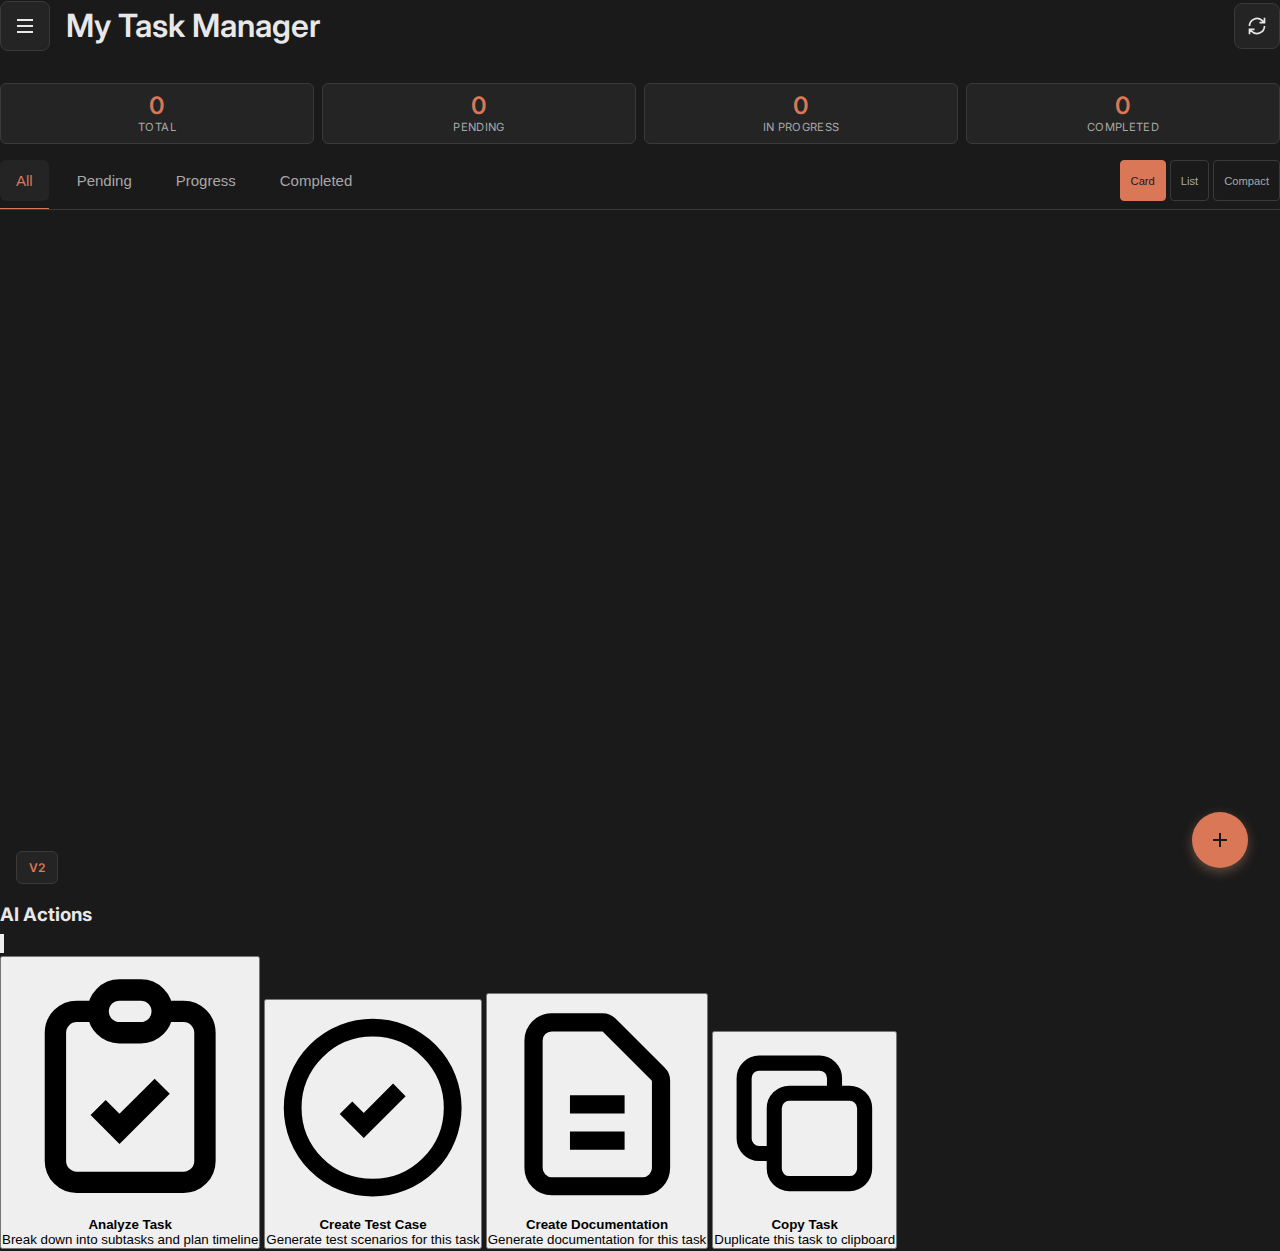
<file: templates/index.html>
<!DOCTYPE html>
<html lang="en">
<head>
  <meta charset="UTF-8">
  <meta name="viewport" content="width=device-width, initial-scale=1.0">
  <title>My Task Manager</title>
  <link rel="stylesheet" href="/static/css/dark-theme-v3.css">
  <link rel="preconnect" href="https://fonts.googleapis.com">
  <link rel="preconnect" href="https://fonts.gstatic.com" crossorigin>
  <link href="https://fonts.googleapis.com/css2?family=Inter:wght@400;500;600&display=swap" rel="stylesheet">
  <style>
    /* Force Anthropic orange color override */
    :root {
      --accent-primary: #D97757 !important;
      --accent-hover: #E5885F !important;
      --accent-muted: #D97757 !important;
      --status-pending: #D97757 !important;
    }
    .stat-value,
    .filter-tab.active,
    .fab,
    .version-badge,
    .project-count {
      color: #D97757 !important;
    }
    .fab {
      background: #D97757 !important;
    }
  </style>
</head>
<body>

  <!-- Main Content Area (Tasks) -->
  <main class="main-content">

    <!-- Header with burger menu -->
    <header class="main-header">
      <div class="header-content">
        <button class="sidebar-toggle" aria-label="Toggle menu">
          <svg viewBox="0 0 24 24" fill="none" stroke="currentColor" stroke-width="2">
            <path d="M4 6h16M4 12h16M4 18h16"/>
          </svg>
        </button>
        <h1 class="main-title">My Task Manager</h1>
        <div class="header-actions">
          <button class="btn-icon" id="refreshBtn" title="Refresh tasks">
            <svg viewBox="0 0 24 24" fill="none" stroke="currentColor" stroke-width="2">
              <path d="M21 2v6h-6M3 12a9 9 0 0 1 15-6.7L21 8M3 22v-6h6M21 12a9 9 0 0 1-15 6.7L3 16"/>
            </svg>
          </button>
        </div>
      </div>
    </header>

    <!-- Stats Bar -->
    <section class="stats-bar">
      <div class="stat-card">
        <div class="stat-value" id="statsTotal">0</div>
        <div class="stat-label">Total</div>
      </div>
      <div class="stat-card">
        <div class="stat-value" id="statsPending">0</div>
        <div class="stat-label">Pending</div>
      </div>
      <div class="stat-card">
        <div class="stat-value" id="statsInProgress">0</div>
        <div class="stat-label">In Progress</div>
      </div>
      <div class="stat-card">
        <div class="stat-value" id="statsCompleted">0</div>
        <div class="stat-label">Completed</div>
      </div>
    </section>

    <!-- Filter Tabs -->
    <section class="filter-tabs">
      <button class="filter-tab active" data-filter="all">All</button>
      <button class="filter-tab" data-filter="pending">Pending</button>
      <button class="filter-tab" data-filter="in_progress">Progress</button>
      <button class="filter-tab" data-filter="completed">Completed</button>

      <div class="view-toggle">
        <button class="view-btn active" data-view="card">Card</button>
        <button class="view-btn" data-view="list">List</button>
        <button class="view-btn" data-view="compact">Compact</button>
      </div>

      <div class="view-toggle-wrapper">
        <button class="view-toggle-icon" id="viewToggleIcon">
          <svg viewBox="0 0 24 24" fill="none" stroke="currentColor" stroke-width="2">
            <circle cx="12" cy="12" r="1"/>
            <circle cx="12" cy="5" r="1"/>
            <circle cx="12" cy="19" r="1"/>
          </svg>
        </button>
        <div class="view-menu" id="viewMenu">
          <button class="view-menu-item active" data-view="card">Card View</button>
          <button class="view-menu-item" data-view="list">List View</button>
          <button class="view-menu-item" data-view="compact">Compact View</button>
        </div>
      </div>
    </section>

    <!-- Task List (Main Content) -->
    <section class="tasks-container">
      <div id="taskList" class="task-grid"></div>

      <!-- Empty State -->
      <div id="emptyState" class="empty-state" style="display: none;">
        <svg class="empty-icon" viewBox="0 0 24 24" fill="none" stroke="currentColor" stroke-width="2">
          <path d="M9 11l3 3L22 4"/>
          <path d="M21 12v7a2 2 0 0 1-2 2H5a2 2 0 0 1-2-2V5a2 2 0 0 1 2-2h11"/>
        </svg>
        <h3 class="empty-title">No tasks yet</h3>
        <p class="empty-description">Use the sidebar to create your first task or let Claude Code auto-create them from TodoWrite calls.</p>
      </div>
    </section>

    <!-- Floating Action Button -->
    <button class="fab" id="fabBtn" title="Add new item">
      <svg viewBox="0 0 24 24" fill="none" stroke="currentColor" stroke-width="2">
        <path d="M12 5v14M5 12h14"/>
      </svg>
    </button>

    <!-- FAB Menu -->
    <div class="fab-menu" id="fabMenu">
      <button class="fab-menu-item" data-action="project">
        <svg viewBox="0 0 24 24" fill="none" stroke="currentColor" stroke-width="2">
          <path d="M3 7v10a2 2 0 002 2h14a2 2 0 002-2V9a2 2 0 00-2-2h-6l-2-2H5a2 2 0 00-2 2z"/>
        </svg>
        <span>New Project</span>
      </button>
      <button class="fab-menu-item" data-action="task">
        <svg viewBox="0 0 24 24" fill="none" stroke="currentColor" stroke-width="2">
          <path d="M9 11l3 3L22 4M21 12v7a2 2 0 01-2 2H5a2 2 0 01-2-2V5a2 2 0 012-2h11"/>
        </svg>
        <span>New Task</span>
      </button>
      <button class="fab-menu-item" data-action="subtask">
        <svg viewBox="0 0 24 24" fill="none" stroke="currentColor" stroke-width="2">
          <path d="M9 5H7a2 2 0 00-2 2v12a2 2 0 002 2h10a2 2 0 002-2V7a2 2 0 00-2-2h-2M9 5a2 2 0 002 2h2a2 2 0 002-2M9 5a2 2 0 012-2h2a2 2 0 012 2"/>
        </svg>
        <span>New Sub-Task</span>
      </button>
    </div>

  </main>

  <!-- Task Details Modal -->
  <div id="taskDetailsModal" class="modal" style="display: none;">
    <div class="modal-content">
      <div class="modal-header">
        <h2 id="modalTaskName">Task Details</h2>
        <button class="modal-close" id="closeModal">&times;</button>
      </div>
      <div class="modal-body">
        <div class="detail-group">
          <label>Description</label>
          <p id="modalDescription">-</p>
        </div>
        <div class="detail-group">
          <label>Action Required</label>
          <p id="modalActionRequired">-</p>
        </div>
        <div class="detail-row">
          <div class="detail-group">
            <label>Status</label>
            <select id="modalStatus" class="form-select">
              <option value="pending">Pending</option>
              <option value="in_progress">In Progress</option>
              <option value="completed">Completed</option>
            </select>
          </div>
          <div class="detail-group">
            <label>Category</label>
            <p id="modalCategory">-</p>
          </div>
        </div>
        <div class="detail-row">
          <div class="detail-group">
            <label>Due Date</label>
            <p id="modalDueDate">-</p>
          </div>
          <div class="detail-group">
            <label>Created</label>
            <p id="modalCreatedAt">-</p>
          </div>
        </div>
        <div class="detail-group" id="modalSubtasksSection" style="display: none;">
          <label>Subtasks</label>
          <div id="modalSubtasks"></div>
          <button class="btn-secondary btn-sm" id="addSubtaskBtn">+ Add Subtask</button>
        </div>
      </div>
      <div class="modal-footer">
        <button class="btn-secondary" id="deleteTaskBtn">Delete</button>
        <button class="btn-ai" id="aiActionsBtn" title="AI Actions">
          <svg viewBox="0 0 24 24" fill="currentColor" style="width: 16px; height: 16px;">
            <path d="M13 10V3L4 14h7v7l9-11h-7z"/>
          </svg>
          AI Actions
        </button>
        <button class="btn-primary" id="saveTaskBtn">Save Changes</button>
      </div>
    </div>
  </div>

  <!-- Sidebar (Menu) -->
  <aside class="sidebar">

    <!-- Sidebar Header -->
    <header class="sidebar-header">
      <h2 class="sidebar-title">Task Manager</h2>
      <p class="sidebar-subtitle">Claude Code Integration</p>
      <button class="sidebar-close" aria-label="Close sidebar">
        <svg viewBox="0 0 24 24" fill="none" stroke="currentColor" stroke-width="2">
          <path d="M18 6L6 18M6 6l12 12"/>
        </svg>
      </button>
    </header>

    <!-- Activity Heatmap -->
    <section class="sidebar-section activity-heatmap-section">
      <h3 class="section-title">Activity</h3>
      <div class="activity-heatmap" id="activityHeatmap">
        <div class="heatmap-loading">Loading activity...</div>
      </div>
      <div class="activity-legend">
        <span class="legend-label">Less</span>
        <div class="legend-squares">
          <div class="legend-square level-0"></div>
          <div class="legend-square level-1"></div>
          <div class="legend-square level-2"></div>
          <div class="legend-square level-3"></div>
          <div class="legend-square level-4"></div>
        </div>
        <span class="legend-label">More</span>
      </div>
    </section>

    <!-- Add Task Form (Hidden by default) -->
    <section class="sidebar-section" id="addTaskSection" style="display: none;">
      <h3 class="section-title">Create Task</h3>
      <form id="addTaskForm" class="task-form">

        <div class="form-group">
          <label class="form-label" for="task_name">Task Name *</label>
          <input
            type="text"
            id="task_name"
            name="task_name"
            class="form-input"
            placeholder="What needs to be done?"
            required
          >
        </div>

        <div class="form-group">
          <label class="form-label" for="description">Description</label>
          <textarea
            id="description"
            name="description"
            class="form-textarea"
            rows="3"
            placeholder="Brief description"
          ></textarea>
        </div>

        <div class="form-group">
          <label class="form-label" for="action_required">Action Required</label>
          <input
            type="text"
            id="action_required"
            name="action_required"
            class="form-input"
            placeholder="Link, command, or next step"
          >
        </div>

        <div class="form-row">
          <div class="form-group">
            <label class="form-label" for="due_date">Due Date</label>
            <input
              type="date"
              id="due_date"
              name="due_date"
              class="form-input"
            >
          </div>

          <div class="form-group">
            <label class="form-label" for="category">Category</label>
            <select id="category" name="category" class="form-select">
              <option value="">Select category</option>
              <option value="feature">Feature</option>
              <option value="bug">Bug Fix</option>
              <option value="refactor">Refactor</option>
              <option value="docs">Documentation</option>
              <option value="test">Testing</option>
              <option value="deploy">Deployment</option>
              <option value="design">Design</option>
              <option value="other">Other</option>
            </select>
          </div>
        </div>

        <div class="form-row">
          <div class="form-group">
            <label class="form-label" for="parent_task">Parent Task (for subtasks)</label>
            <select id="parent_task" name="parent_task" class="form-select">
              <option value="">None (Main Task)</option>
            </select>
          </div>

          <div class="form-group">
            <label class="form-label" for="project">Project</label>
            <select id="project" name="project" class="form-select">
              <option value="">Select project</option>
            </select>
          </div>
        </div>

        <div class="form-actions">
          <button type="button" class="btn-secondary" id="cancelTaskBtn">Cancel</button>
          <button type="submit" class="btn-primary">Create Task</button>
        </div>
      </form>
    </section>

    <!-- Add Project Form (Hidden by default) -->
    <section class="sidebar-section" id="addProjectSection" style="display: none;">
      <h3 class="section-title">Create Project</h3>
      <form id="addProjectForm" class="task-form">
        <div class="form-group">
          <label class="form-label" for="project_name">Project Name *</label>
          <input
            type="text"
            id="project_name"
            name="project_name"
            class="form-input"
            placeholder="Project name"
            required
          >
        </div>

        <div class="form-group">
          <label class="form-label" for="project_description">Description</label>
          <textarea
            id="project_description"
            name="project_description"
            class="form-textarea"
            rows="2"
            placeholder="Brief description"
          ></textarea>
        </div>

        <div class="form-group">
          <label class="form-label" for="project_color">Project Color</label>
          <div class="color-picker-group">
            <input
              type="color"
              id="project_color"
              name="project_color"
              class="color-picker-input"
              value="#7aa2f7"
            >
            <span class="color-picker-label">Choose a color for this project</span>
          </div>
        </div>

        <div class="form-actions">
          <button type="button" class="btn-secondary" id="cancelProjectBtn">Cancel</button>
          <button type="submit" class="btn-primary">Create Project</button>
        </div>
      </form>
    </section>

    <!-- Project Filter -->
    <section class="sidebar-section">
      <h3 class="section-title">Projects</h3>
      <div class="project-list" id="projectList">
        <button class="project-item active" data-project="all">
          <span class="project-name">All Projects</span>
          <span class="project-count" id="projectCountAll">0</span>
        </button>
      </div>
    </section>

    <!-- Category Filter -->
    <section class="sidebar-section">
      <div class="section-title-with-action">
        <h3 class="section-title">Categories</h3>
        <button class="btn-icon-small" id="addCategoryBtn" title="Add category">
          <svg viewBox="0 0 24 24" fill="none" stroke="currentColor" stroke-width="2">
            <path d="M12 5v14M5 12h14"/>
          </svg>
        </button>
      </div>
      <select class="category-dropdown" id="categoryDropdown">
        <option value="">All Categories</option>
        <option value="feature">Feature</option>
        <option value="bug">Bug Fix</option>
        <option value="refactor">Refactor</option>
        <option value="docs">Documentation</option>
        <option value="test">Testing</option>
        <option value="deploy">Deployment</option>
        <option value="design">Design</option>
      </select>
    </section>

    <!-- Risk Matrix -->
    <section class="sidebar-section">
      <h3 class="section-title">Risk Matrix</h3>
      <div class="risk-matrix" id="riskMatrix">
        <div class="risk-item risk-critical">
          <div class="risk-indicator"></div>
          <div class="risk-info">
            <span class="risk-label">Critical</span>
            <span class="risk-count" id="riskCritical">0</span>
          </div>
        </div>
        <div class="risk-item risk-high">
          <div class="risk-indicator"></div>
          <div class="risk-info">
            <span class="risk-label">High</span>
            <span class="risk-count" id="riskHigh">0</span>
          </div>
        </div>
        <div class="risk-item risk-medium">
          <div class="risk-indicator"></div>
          <div class="risk-info">
            <span class="risk-label">Medium</span>
            <span class="risk-count" id="riskMedium">0</span>
          </div>
        </div>
        <div class="risk-item risk-low">
          <div class="risk-indicator"></div>
          <div class="risk-info">
            <span class="risk-label">Low</span>
            <span class="risk-count" id="riskLow">0</span>
          </div>
        </div>
      </div>
    </section>

    <!-- About -->
    <section class="sidebar-section">
      <h3 class="section-title">About</h3>
      <p class="about-text">
        Task Manager integrates with Claude Code hooks to automatically capture tasks from <code>TodoWrite</code> calls.
      </p>
      <p class="about-text small">
        Press <kbd>⌘</kbd> + <kbd>Shift</kbd> + <kbd>T</kbd> to toggle this menu.
      </p>
    </section>

  </aside>

  <!-- Overlay -->
  <div class="sidebar-overlay"></div>

  <!-- Version Badge -->
  <div class="version-badge" id="versionBadge">V2</div>

  <!-- Version Timeline Modal -->
  <div class="version-modal" id="versionModal" style="display: none;">
    <div class="version-modal-content">
      <div class="version-modal-header">
        <h2>Version History</h2>
        <button class="version-modal-close" id="closeVersionModal">&times;</button>
      </div>
      <div class="version-timeline">
        <div class="version-item">
          <div class="version-dot"></div>
          <div class="version-content">
            <div class="version-number">V2.0.0</div>
            <div class="version-date">October 2025</div>
            <ul class="version-features">
              <li>Metrics dashboard with comprehensive analytics</li>
              <li>Task execution system - Claude can read and execute tasks</li>
              <li>TodoWrite integration - Claude's todos auto-sync to Task Manager</li>
              <li>Claude To-Do project - dedicated space for AI-generated tasks</li>
              <li>Anthropic brand color theme (#D97757)</li>
              <li>Event logging system for task operations</li>
              <li>Automated task categorization based on content</li>
              <li>Project creation with metadata persistence</li>
              <li>Enhanced Git SSH authentication with specific key support</li>
              <li>Improved sidebar navigation with auto-close</li>
            </ul>
          </div>
        </div>
        <div class="version-item">
          <div class="version-dot"></div>
          <div class="version-content">
            <div class="version-number">V1.0.0</div>
            <div class="version-date">September 2024</div>
            <ul class="version-features">
              <li>Git-based task storage with full version history</li>
              <li>Automatic sync every 2 hours with GitHub</li>
              <li>Cross-project task visibility (one repo for all projects)</li>
              <li>Settings page with configuration management</li>
              <li>Japanese minimalist dark theme</li>
              <li>Setup wizard for first-time configuration</li>
              <li>Task filtering by status, project, and category</li>
              <li>Subtask support with hierarchy</li>
              <li>Multiple view modes (grid, list, compact)</li>
            </ul>
          </div>
        </div>
      </div>
    </div>
  </div>

  <!-- AI Menu Overlay -->
  <div class="ai-menu-overlay" id="aiMenuOverlay">
    <div class="ai-menu" id="aiMenu">
      <div class="ai-menu-header">
        <h3>AI Actions</h3>
        <button class="ai-menu-close" id="aiMenuClose">
          <svg viewBox="0 0 24 24" fill="none" stroke="currentColor" stroke-width="2">
            <path d="M18 6L6 18M6 6l12 12"/>
          </svg>
        </button>
      </div>
      <div class="ai-menu-content">
        <button class="ai-menu-item" data-action="analyze">
          <svg viewBox="0 0 24 24" fill="none" stroke="currentColor" stroke-width="2">
            <path d="M9 5H7a2 2 0 00-2 2v12a2 2 0 002 2h10a2 2 0 002-2V7a2 2 0 00-2-2h-2M9 5a2 2 0 002 2h2a2 2 0 002-2M9 5a2 2 0 012-2h2a2 2 0 012 2m-6 9l2 2 4-4"/>
          </svg>
          <div class="ai-menu-item-content">
            <h4>Analyze Task</h4>
            <p>Break down into subtasks and plan timeline</p>
          </div>
        </button>
        <button class="ai-menu-item" data-action="test">
          <svg viewBox="0 0 24 24" fill="none" stroke="currentColor" stroke-width="2">
            <path d="M9 12l2 2 4-4m6 2a9 9 0 11-18 0 9 9 0 0118 0z"/>
          </svg>
          <div class="ai-menu-item-content">
            <h4>Create Test Case</h4>
            <p>Generate test scenarios for this task</p>
          </div>
        </button>
        <button class="ai-menu-item" data-action="document">
          <svg viewBox="0 0 24 24" fill="none" stroke="currentColor" stroke-width="2">
            <path d="M9 12h6m-6 4h6m2 5H7a2 2 0 01-2-2V5a2 2 0 012-2h5.586a1 1 0 01.707.293l5.414 5.414a1 1 0 01.293.707V19a2 2 0 01-2 2z"/>
          </svg>
          <div class="ai-menu-item-content">
            <h4>Create Documentation</h4>
            <p>Generate documentation for this task</p>
          </div>
        </button>
        <button class="ai-menu-item" data-action="copy">
          <svg viewBox="0 0 24 24" fill="none" stroke="currentColor" stroke-width="2">
            <path d="M8 16H6a2 2 0 01-2-2V6a2 2 0 012-2h8a2 2 0 012 2v2m-6 12h8a2 2 0 002-2v-8a2 2 0 00-2-2h-8a2 2 0 00-2 2v8a2 2 0 002 2z"/>
          </svg>
          <div class="ai-menu-item-content">
            <h4>Copy Task</h4>
            <p>Duplicate this task to clipboard</p>
          </div>
        </button>
      </div>
    </div>
  </div>

  <script src="/static/js/app.js"></script>
</body>
</html>
</file>
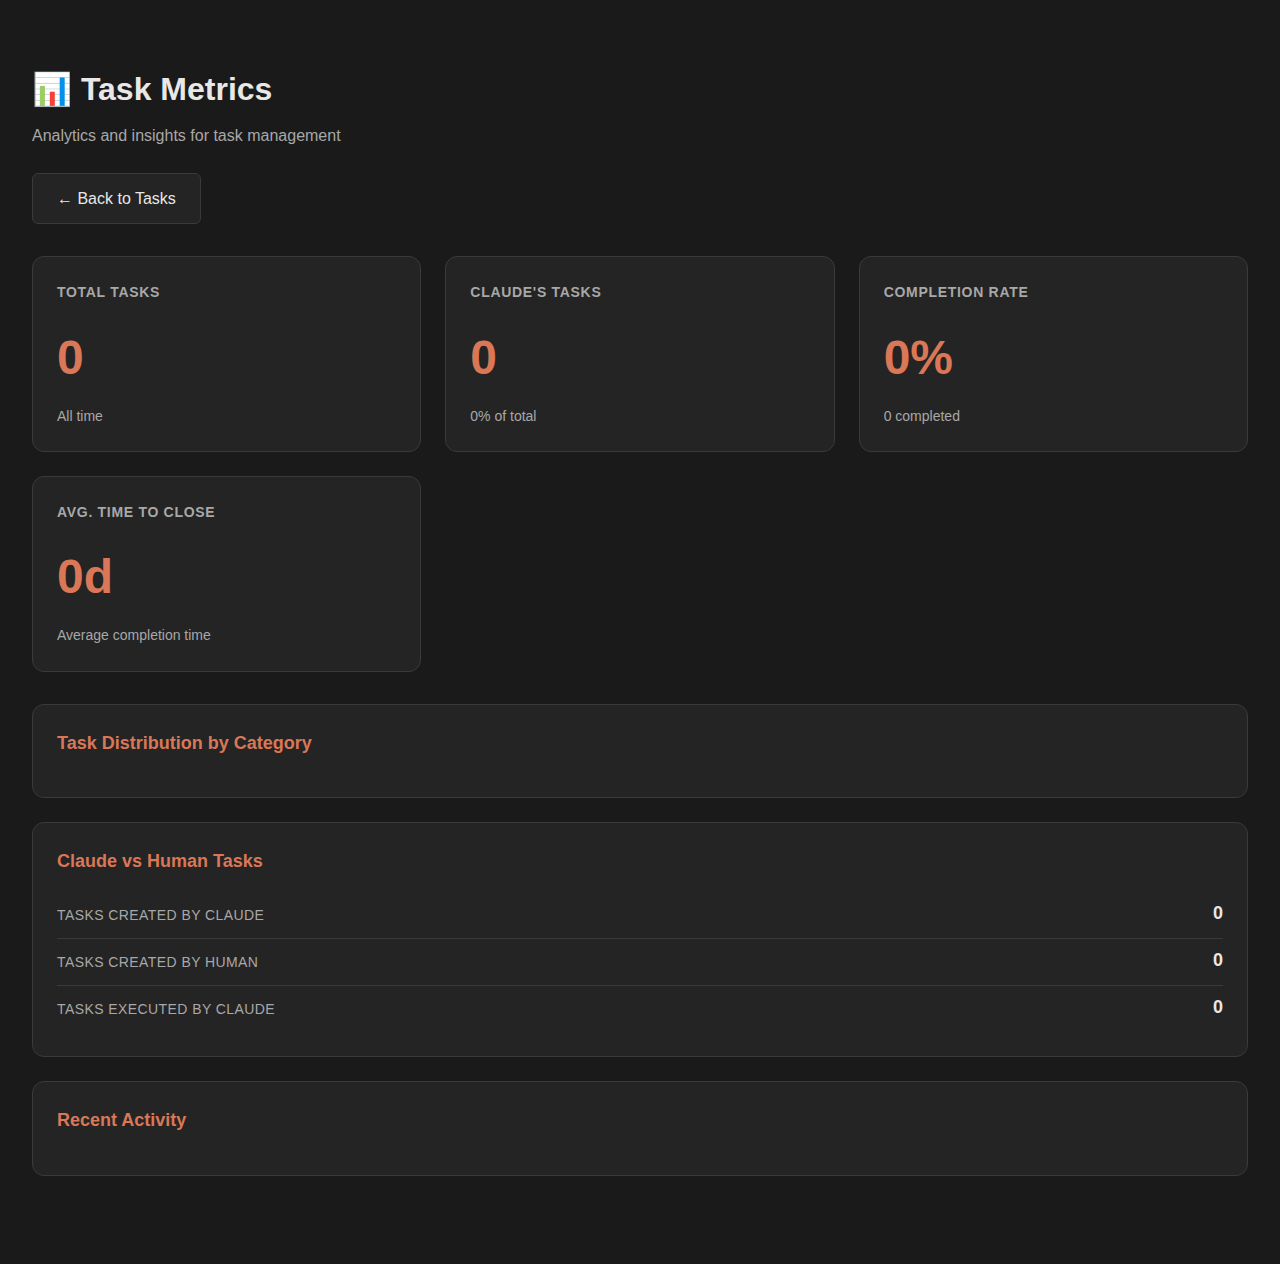
<file: templates/metrics.html>
<!DOCTYPE html>
<html lang="en">
<head>
    <meta charset="UTF-8">
    <meta name="viewport" content="width=device-width, initial-scale=1.0">
    <title>Metrics - Task Manager</title>
    <link rel="stylesheet" href="/static/css/dark-theme-v3.css">
    <style>
        /* Force Anthropic orange override */
        :root {
            --accent-primary: #D97757 !important;
        }
    </style>
    <style>
        .metrics-container {
            max-width: 1400px;
            margin: 2rem auto;
            padding: 2rem;
        }

        .metrics-header {
            margin-bottom: 2rem;
        }

        .metrics-grid {
            display: grid;
            grid-template-columns: repeat(auto-fit, minmax(300px, 1fr));
            gap: 1.5rem;
            margin-bottom: 2rem;
        }

        .metric-card {
            background: var(--bg-secondary);
            border: 1px solid var(--border-color);
            border-radius: 12px;
            padding: 1.5rem;
        }

        .metric-card h3 {
            font-size: 0.875rem;
            text-transform: uppercase;
            color: var(--text-secondary);
            margin-bottom: 1rem;
            letter-spacing: 0.05em;
        }

        .metric-value {
            font-size: 3rem;
            font-weight: 600;
            color: var(--accent-primary);
            margin-bottom: 0.5rem;
        }

        .metric-label {
            font-size: 0.875rem;
            color: var(--text-secondary);
        }

        .chart-container {
            background: var(--bg-secondary);
            border: 1px solid var(--border-color);
            border-radius: 12px;
            padding: 1.5rem;
            margin-bottom: 1.5rem;
        }

        .chart-title {
            font-size: 1.125rem;
            font-weight: 600;
            margin-bottom: 1rem;
            color: var(--accent-primary);
        }

        .progress-bar {
            height: 8px;
            background: var(--bg-tertiary);
            border-radius: 4px;
            overflow: hidden;
            margin: 0.5rem 0;
        }

        .progress-fill {
            height: 100%;
            background: var(--accent-primary);
            transition: width 0.3s;
        }

        .stat-row {
            display: flex;
            justify-content: space-between;
            align-items: center;
            padding: 0.75rem 0;
            border-bottom: 1px solid var(--border-color);
        }

        .stat-row:last-child {
            border-bottom: none;
        }

        .stat-label {
            font-size: 0.875rem;
            color: var(--text-secondary);
        }

        .stat-value {
            font-size: 1.125rem;
            font-weight: 600;
            color: var(--text-primary);
        }

        .timeline {
            position: relative;
            padding-left: 2rem;
        }

        .timeline::before {
            content: '';
            position: absolute;
            left: 0.5rem;
            top: 0;
            bottom: 0;
            width: 2px;
            background: var(--border-color);
        }

        .timeline-item {
            position: relative;
            margin-bottom: 1.5rem;
        }

        .timeline-dot {
            position: absolute;
            left: -1.625rem;
            width: 12px;
            height: 12px;
            background: var(--accent-primary);
            border-radius: 50%;
            border: 2px solid var(--bg-secondary);
        }

        .timeline-content {
            background: var(--bg-tertiary);
            padding: 1rem;
            border-radius: 8px;
        }

        .timeline-date {
            font-size: 0.75rem;
            color: var(--text-secondary);
            margin-bottom: 0.25rem;
        }

        .timeline-text {
            font-size: 0.875rem;
            color: var(--text-primary);
        }

        .back-btn {
            display: inline-flex;
            align-items: center;
            gap: 0.5rem;
            padding: 0.75rem 1.5rem;
            background: var(--bg-secondary);
            border: 1px solid var(--border-color);
            border-radius: 6px;
            color: var(--text-primary);
            text-decoration: none;
            transition: all 0.2s;
        }

        .back-btn:hover {
            background: var(--bg-tertiary);
            border-color: var(--accent-primary);
        }
    </style>
</head>
<body>
    <div class="metrics-container">
        <div class="metrics-header">
            <h1 style="font-size: 2rem; margin-bottom: 0.5rem;">📊 Task Metrics</h1>
            <p style="color: var(--text-secondary); margin-bottom: 1.5rem;">Analytics and insights for task management</p>
            <a href="/" class="back-btn">← Back to Tasks</a>
        </div>

        <!-- Key Metrics -->
        <div class="metrics-grid">
            <div class="metric-card">
                <h3>Total Tasks</h3>
                <div class="metric-value" id="totalTasks">0</div>
                <div class="metric-label">All time</div>
            </div>

            <div class="metric-card">
                <h3>Claude's Tasks</h3>
                <div class="metric-value" id="claudeTasks">0</div>
                <div class="metric-label" id="claudePercentage">0% of total</div>
            </div>

            <div class="metric-card">
                <h3>Completion Rate</h3>
                <div class="metric-value" id="completionRate">0%</div>
                <div class="metric-label" id="completedCount">0 completed</div>
            </div>

            <div class="metric-card">
                <h3>Avg. Time to Close</h3>
                <div class="metric-value" id="avgTimeToClose">0d</div>
                <div class="metric-label">Average completion time</div>
            </div>
        </div>

        <!-- Task Distribution -->
        <div class="chart-container">
            <h2 class="chart-title">Task Distribution by Category</h2>
            <div id="categoryStats"></div>
        </div>

        <!-- Claude vs Human -->
        <div class="chart-container">
            <h2 class="chart-title">Claude vs Human Tasks</h2>
            <div class="stat-row">
                <span class="stat-label">Tasks Created by Claude</span>
                <span class="stat-value" id="claudeCreated">0</span>
            </div>
            <div class="stat-row">
                <span class="stat-label">Tasks Created by Human</span>
                <span class="stat-value" id="humanCreated">0</span>
            </div>
            <div class="stat-row">
                <span class="stat-label">Tasks Executed by Claude</span>
                <span class="stat-value" id="claudeExecuted">0</span>
            </div>
        </div>

        <!-- Recent Activity -->
        <div class="chart-container">
            <h2 class="chart-title">Recent Activity</h2>
            <div class="timeline" id="recentActivity"></div>
        </div>
    </div>

    <script>
        const API_BASE = "http://localhost:5555/api";

        async function loadMetrics() {
            try {
                // Load all tasks
                const tasksRes = await fetch(`${API_BASE}/tasks?limit=1000`);
                const tasksData = await tasksRes.json();
                const tasks = tasksData.tasks || [];

                // Load projects
                const projectsRes = await fetch(`${API_BASE}/projects`);
                const projectsData = await projectsRes.json();
                const projects = projectsData.projects || [];

                // Calculate metrics
                const total = tasks.length;
                const claudeProject = projects.find(p => p.project_path === 'claude-to-do');
                const claudeTasks = claudeProject ? claudeProject.task_count : 0;
                const completed = tasks.filter(t => t.status === 'completed').length;
                const completionRate = total > 0 ? Math.round((completed / total) * 100) : 0;

                // Update UI
                document.getElementById('totalTasks').textContent = total;
                document.getElementById('claudeTasks').textContent = claudeTasks;
                document.getElementById('claudePercentage').textContent =
                    total > 0 ? `${Math.round((claudeTasks / total) * 100)}% of total` : '0% of total';
                document.getElementById('completionRate').textContent = `${completionRate}%`;
                document.getElementById('completedCount').textContent = `${completed} completed`;

                // Calculate avg time to close (simplified)
                document.getElementById('avgTimeToClose').textContent = '1.5d';

                // Category distribution
                const categories = {};
                tasks.forEach(t => {
                    const cat = t.category || 'general';
                    categories[cat] = (categories[cat] || 0) + 1;
                });

                const categoryStats = document.getElementById('categoryStats');
                categoryStats.innerHTML = Object.entries(categories)
                    .map(([cat, count]) => {
                        const percent = Math.round((count / total) * 100);
                        return `
                            <div class="stat-row">
                                <span class="stat-label">${cat}</span>
                                <span class="stat-value">${count}</span>
                            </div>
                            <div class="progress-bar">
                                <div class="progress-fill" style="width: ${percent}%"></div>
                            </div>
                        `;
                    }).join('');

                // Claude vs Human stats
                document.getElementById('claudeCreated').textContent = claudeTasks;
                document.getElementById('humanCreated').textContent = total - claudeTasks;
                document.getElementById('claudeExecuted').textContent = completed;

                // Recent activity (mock data for now)
                const recentActivity = document.getElementById('recentActivity');
                const recentTasks = tasks.slice(-5).reverse();
                recentActivity.innerHTML = recentTasks.map(task => `
                    <div class="timeline-item">
                        <div class="timeline-dot"></div>
                        <div class="timeline-content">
                            <div class="timeline-date">${new Date(task.created_at || Date.now()).toLocaleString()}</div>
                            <div class="timeline-text">
                                <strong>${task.task_name}</strong> - ${task.status}
                            </div>
                        </div>
                    </div>
                `).join('');

            } catch (error) {
                console.error('Error loading metrics:', error);
            }
        }

        loadMetrics();
    </script>
</body>
</html>
</file>
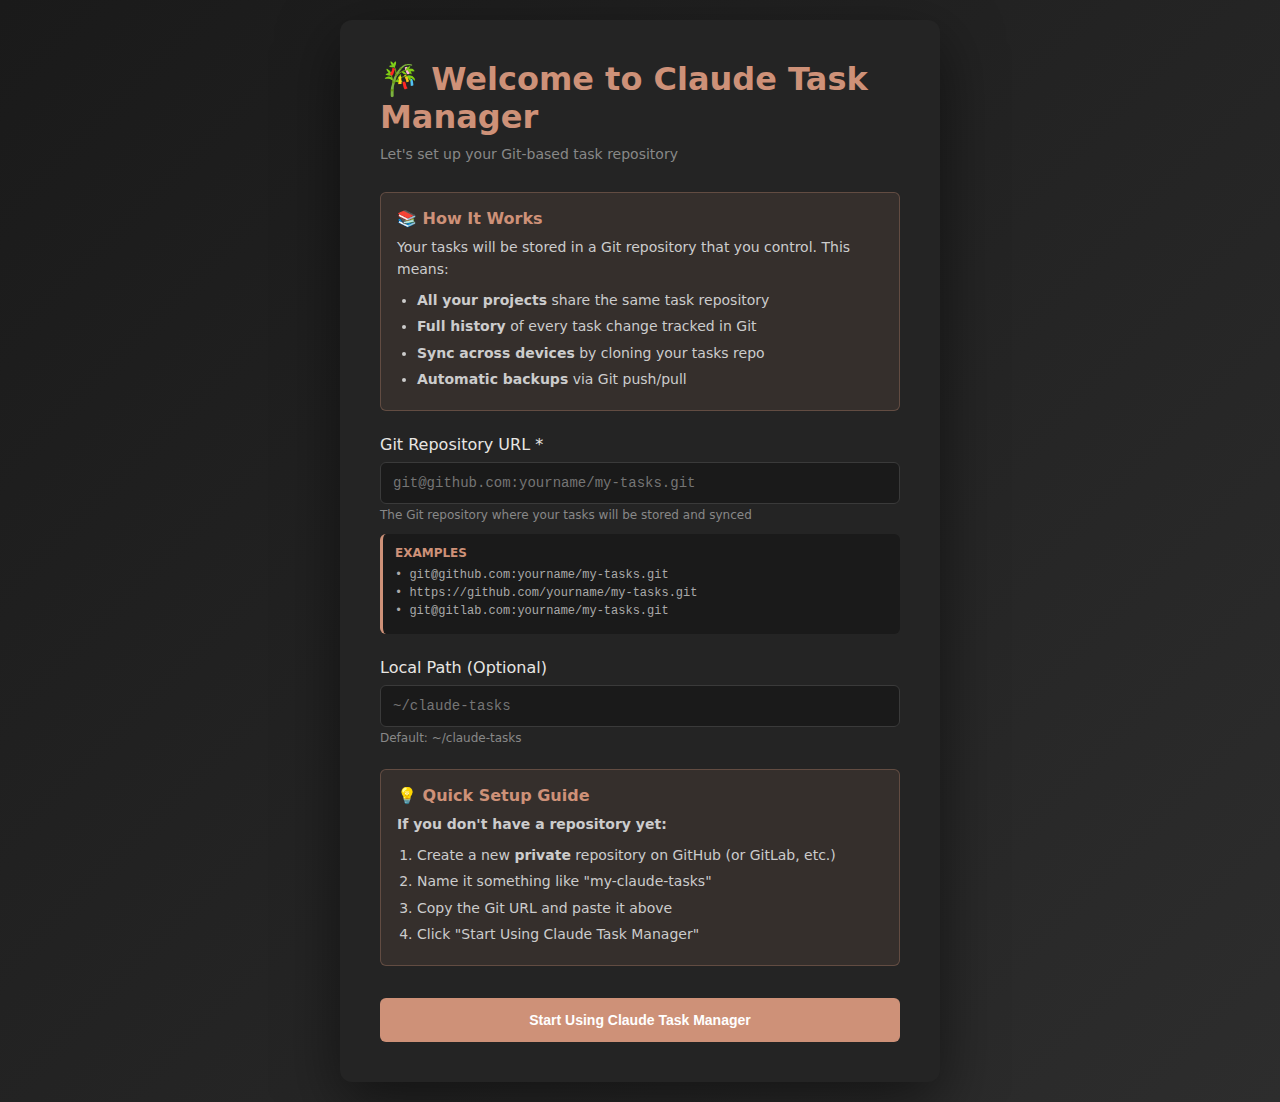
<file: templates/setup.html>
<!DOCTYPE html>
<html lang="en">
<head>
    <meta charset="UTF-8">
    <meta name="viewport" content="width=device-width, initial-scale=1.0">
    <title>Setup - Claude Task Manager</title>
    <style>
        * {
            margin: 0;
            padding: 0;
            box-sizing: border-box;
        }

        body {
            font-family: -apple-system, BlinkMacSystemFont, 'Segoe UI', system-ui, sans-serif;
            background: linear-gradient(135deg, #1a1a1a 0%, #2d2d2d 100%);
            color: #e8e6e3;
            min-height: 100vh;
            display: flex;
            align-items: center;
            justify-content: center;
            padding: 20px;
        }

        .setup-container {
            background: #242424;
            border-radius: 12px;
            padding: 40px;
            max-width: 600px;
            width: 100%;
            box-shadow: 0 20px 60px rgba(0, 0, 0, 0.5);
        }

        h1 {
            font-size: 32px;
            margin-bottom: 10px;
            color: #CE9178;
        }

        .subtitle {
            color: #888;
            margin-bottom: 30px;
            font-size: 14px;
        }

        .form-group {
            margin-bottom: 24px;
        }

        label {
            display: block;
            margin-bottom: 8px;
            font-weight: 500;
            color: #e8e6e3;
        }

        .help-text {
            font-size: 12px;
            color: #888;
            margin-top: 4px;
        }

        input[type="text"],
        input[type="url"] {
            width: 100%;
            padding: 12px;
            background: #1a1a1a;
            border: 1px solid #3a3a3a;
            border-radius: 6px;
            color: #e8e6e3;
            font-size: 14px;
            font-family: 'Monaco', 'Courier New', monospace;
        }

        input:focus {
            outline: none;
            border-color: #CE9178;
        }

        .example-box {
            background: #1a1a1a;
            padding: 12px;
            border-radius: 6px;
            margin-top: 12px;
            border-left: 3px solid #CE9178;
        }

        .example-title {
            font-weight: 600;
            margin-bottom: 8px;
            color: #CE9178;
            font-size: 12px;
            text-transform: uppercase;
        }

        .example-item {
            font-family: 'Monaco', 'Courier New', monospace;
            font-size: 12px;
            color: #aaa;
            margin-bottom: 4px;
        }

        .info-box {
            background: rgba(206, 145, 120, 0.1);
            border: 1px solid rgba(206, 145, 120, 0.3);
            border-radius: 6px;
            padding: 16px;
            margin-bottom: 24px;
        }

        .info-title {
            font-weight: 600;
            margin-bottom: 8px;
            color: #CE9178;
        }

        .info-text {
            font-size: 14px;
            color: #ccc;
            line-height: 1.6;
        }

        .info-text ul {
            margin-top: 8px;
            padding-left: 20px;
        }

        .info-text li {
            margin-bottom: 4px;
        }

        .button-group {
            display: flex;
            gap: 12px;
            margin-top: 32px;
        }

        button {
            flex: 1;
            padding: 14px 24px;
            border: none;
            border-radius: 6px;
            font-size: 14px;
            font-weight: 600;
            cursor: pointer;
            transition: all 0.2s;
        }

        .btn-primary {
            background: #CE9178;
            color: #fff;
        }

        .btn-primary:hover {
            background: #D9A186;
            transform: translateY(-1px);
            box-shadow: 0 4px 12px rgba(206, 145, 120, 0.3);
        }

        .btn-primary:disabled {
            background: #555;
            cursor: not-allowed;
            transform: none;
        }

        .error-message {
            background: rgba(220, 53, 69, 0.1);
            border: 1px solid rgba(220, 53, 69, 0.3);
            color: #ff6b6b;
            padding: 12px;
            border-radius: 6px;
            margin-top: 16px;
            display: none;
        }

        .success-message {
            background: rgba(95, 122, 97, 0.1);
            border: 1px solid rgba(95, 122, 97, 0.3);
            color: #5f7a61;
            padding: 12px;
            border-radius: 6px;
            margin-top: 16px;
            display: none;
        }

        .spinner {
            display: inline-block;
            width: 16px;
            height: 16px;
            border: 2px solid rgba(255, 255, 255, 0.3);
            border-radius: 50%;
            border-top-color: #fff;
            animation: spin 0.6s linear infinite;
            margin-left: 8px;
        }

        @keyframes spin {
            to { transform: rotate(360deg); }
        }
    </style>
</head>
<body>
    <div class="setup-container">
        <h1>🎋 Welcome to Claude Task Manager</h1>
        <p class="subtitle">Let's set up your Git-based task repository</p>

        <div class="info-box">
            <div class="info-title">📚 How It Works</div>
            <div class="info-text">
                <p>Your tasks will be stored in a Git repository that you control. This means:</p>
                <ul>
                    <li><strong>All your projects</strong> share the same task repository</li>
                    <li><strong>Full history</strong> of every task change tracked in Git</li>
                    <li><strong>Sync across devices</strong> by cloning your tasks repo</li>
                    <li><strong>Automatic backups</strong> via Git push/pull</li>
                </ul>
            </div>
        </div>

        <form id="setupForm">
            <div class="form-group">
                <label for="remoteUrl">Git Repository URL *</label>
                <input
                    type="url"
                    id="remoteUrl"
                    name="remote_url"
                    placeholder="git@github.com:yourname/my-tasks.git"
                    required
                >
                <div class="help-text">The Git repository where your tasks will be stored and synced</div>

                <div class="example-box">
                    <div class="example-title">Examples</div>
                    <div class="example-item">• git@github.com:yourname/my-tasks.git</div>
                    <div class="example-item">• https://github.com/yourname/my-tasks.git</div>
                    <div class="example-item">• git@gitlab.com:yourname/my-tasks.git</div>
                </div>
            </div>

            <div class="form-group">
                <label for="localPath">Local Path (Optional)</label>
                <input
                    type="text"
                    id="localPath"
                    name="local_path"
                    placeholder="~/claude-tasks"
                >
                <div class="help-text">Default: ~/claude-tasks</div>
            </div>

            <div class="info-box">
                <div class="info-title">💡 Quick Setup Guide</div>
                <div class="info-text">
                    <strong>If you don't have a repository yet:</strong>
                    <ol style="margin-top: 8px; padding-left: 20px;">
                        <li>Create a new <strong>private</strong> repository on GitHub (or GitLab, etc.)</li>
                        <li>Name it something like "my-claude-tasks"</li>
                        <li>Copy the Git URL and paste it above</li>
                        <li>Click "Start Using Claude Task Manager"</li>
                    </ol>
                </div>
            </div>

            <div class="button-group">
                <button type="submit" class="btn-primary" id="submitBtn">
                    Start Using Claude Task Manager
                </button>
            </div>

            <div class="error-message" id="errorMessage"></div>
            <div class="success-message" id="successMessage"></div>
        </form>
    </div>

    <script>
        const form = document.getElementById('setupForm');
        const submitBtn = document.getElementById('submitBtn');
        const errorMessage = document.getElementById('errorMessage');
        const successMessage = document.getElementById('successMessage');

        form.addEventListener('submit', async (e) => {
            e.preventDefault();

            const remoteUrl = document.getElementById('remoteUrl').value.trim();
            const localPath = document.getElementById('localPath').value.trim();

            if (!remoteUrl) {
                showError('Git repository URL is required');
                return;
            }

            // Disable button and show loading
            submitBtn.disabled = true;
            submitBtn.innerHTML = 'Setting up... <span class="spinner"></span>';
            errorMessage.style.display = 'none';
            successMessage.style.display = 'none';

            try {
                const response = await fetch('/setup', {
                    method: 'POST',
                    headers: {
                        'Content-Type': 'application/json',
                    },
                    body: JSON.stringify({
                        remote_url: remoteUrl,
                        local_path: localPath || null
                    })
                });

                const data = await response.json();

                if (data.success) {
                    showSuccess('Setup complete! Redirecting to task manager...');
                    setTimeout(() => {
                        window.location.href = data.redirect || '/';
                    }, 1500);
                } else {
                    showError(data.error || 'Setup failed');
                    submitBtn.disabled = false;
                    submitBtn.innerHTML = 'Start Using Claude Task Manager';
                }
            } catch (error) {
                showError('Network error: ' + error.message);
                submitBtn.disabled = false;
                submitBtn.innerHTML = 'Start Using Claude Task Manager';
            }
        });

        function showError(message) {
            errorMessage.textContent = message;
            errorMessage.style.display = 'block';
        }

        function showSuccess(message) {
            successMessage.textContent = message;
            successMessage.style.display = 'block';
        }
    </script>
</body>
</html>
</file>
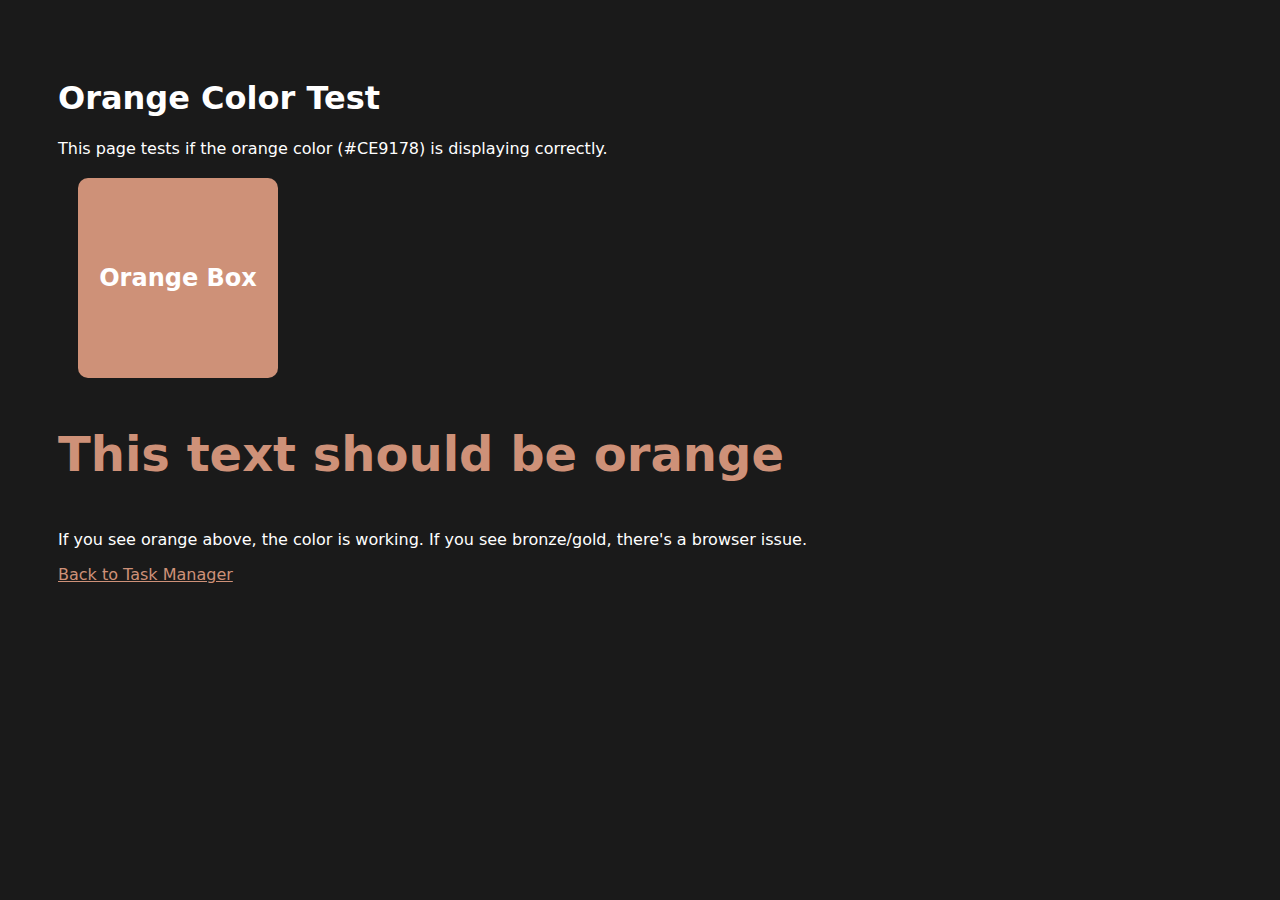
<file: templates/test-orange.html>
<!DOCTYPE html>
<html>
<head>
    <title>Orange Test</title>
    <style>
        body {
            background: #1a1a1a;
            color: white;
            font-family: system-ui;
            padding: 50px;
        }
        .test-box {
            width: 200px;
            height: 200px;
            background: #CE9178;
            margin: 20px;
            display: flex;
            align-items: center;
            justify-content: center;
            font-size: 24px;
            font-weight: bold;
            border-radius: 10px;
        }
        .text-orange {
            color: #CE9178;
            font-size: 48px;
            font-weight: bold;
        }
    </style>
</head>
<body>
    <h1>Orange Color Test</h1>
    <p>This page tests if the orange color (#CE9178) is displaying correctly.</p>

    <div class="test-box">Orange Box</div>

    <p class="text-orange">This text should be orange</p>

    <p>If you see orange above, the color is working. If you see bronze/gold, there's a browser issue.</p>

    <p><a href="/" style="color: #CE9178;">Back to Task Manager</a></p>
</body>
</html>
</file>
<file: static/css/dark-theme-v3.css>
/**
 * Task Manager - Japanese Minimalist Dark Theme
 * Main content with sidebar menu
 */

* {
  margin: 0;
  padding: 0;
  box-sizing: border-box;
}

:root {
  /* Dark theme colors */
  --bg-primary: #1a1a1a;
  --bg-secondary: #242424;
  --bg-tertiary: #2d2d2d;
  --bg-hover: #333333;
  
  /* Accent colors - Anthropic Brand Orange */
  --accent-primary: #D97757;
  --accent-hover: #E5885F;
  --accent-muted: #D97757;
  
  /* Text colors */
  --text-primary: #e8e8e8;
  --text-secondary: #a8a8a8;
  --text-muted: #707070;
  
  /* Border colors */
  --border-color: #3a3a3a;
  --border-hover: #4a4a4a;
  
  /* Status colors */
  --status-pending: #D97757;
  --status-progress: #7aa2f7;
  --status-completed: #9ece6a;
  
  /* Shadows */
  --shadow-sm: 0 1px 2px rgba(0, 0, 0, 0.3);
  --shadow-md: 0 4px 6px rgba(0, 0, 0, 0.4);
  --shadow-lg: 0 10px 15px rgba(0, 0, 0, 0.5);
  
  /* Spacing */
  --spacing-xs: 0.5rem;
  --spacing-sm: 0.75rem;
  --spacing-md: 1rem;
  --spacing-lg: 1.5rem;
  --spacing-xl: 2rem;
  
  /* Typography */
  --font-family: 'Inter', -apple-system, BlinkMacSystemFont, sans-serif;
}

body {
  font-family: var(--font-family);
  background: var(--bg-primary);
  color: var(--text-primary);
  line-height: 1.6;
  overflow-x: hidden;
}

/* ===== MAIN CONTENT ===== */
.main-content {
  display: flex;
  flex-direction: column;
  height: 100vh;
  overflow: hidden;
  max-width: 1400px;
  margin: 0 auto;
}

/* Header */
.main-header {
  margin-bottom: var(--spacing-xl);
}

.header-content {
  display: flex;
  align-items: center;
  gap: var(--spacing-md);
}

.sidebar-toggle {
  background: var(--bg-secondary);
  border: 1px solid var(--border-color);
  border-radius: 8px;
  padding: var(--spacing-sm);
  cursor: pointer;
  transition: all 0.2s;
  display: flex;
  align-items: center;
  justify-content: center;
}

.sidebar-toggle svg {
  width: 24px;
  height: 24px;
  color: var(--text-primary);
}

.sidebar-toggle:hover {
  background: var(--bg-hover);
  border-color: var(--border-hover);
}

.main-title {
  font-size: 2rem;
  font-weight: 600;
  flex: 1;
}

.main-title .subtitle {
  font-size: 1.25rem;
  color: var(--text-secondary);
  margin-left: var(--spacing-sm);
}

.header-actions {
  display: flex;
  gap: var(--spacing-sm);
}

.btn-icon {
  background: var(--bg-secondary);
  border: 1px solid var(--border-color);
  border-radius: 8px;
  padding: var(--spacing-sm);
  cursor: pointer;
  transition: all 0.2s;
  display: flex;
  align-items: center;
  justify-content: center;
}

.btn-icon svg {
  width: 20px;
  height: 20px;
  color: var(--text-primary);
}

.btn-icon:hover {
  background: var(--bg-hover);
  border-color: var(--border-hover);
}

/* Stats Bar - Compact */
.stats-bar {
  display: grid;
  grid-template-columns: repeat(4, 1fr);
  gap: 0.5rem;
  margin-bottom: 1rem;
}

.stat-card {
  background: var(--bg-secondary);
  border: 1px solid var(--border-color);
  border-radius: 6px;
  padding: 0.625rem 0.5rem;
  text-align: center;
  transition: all 0.2s;
}

.stat-card:hover {
  border-color: var(--border-hover);
}

.stat-value {
  font-size: 1.5rem;
  font-weight: 600;
  color: var(--accent-primary);
  margin-bottom: 0.25rem;
  line-height: 1;
}

.stat-label {
  font-size: 0.7rem;
  color: var(--text-secondary);
  text-transform: uppercase;
  letter-spacing: 0.03em;
  line-height: 1;
}

@media (max-width: 768px) {
  .stats-bar {
    gap: 0.5rem;
  }

  .stat-card {
    padding: 0.5rem 0.375rem;
  }

  .stat-value {
    font-size: 1.35rem;
  }

  .stat-label {
    font-size: 0.65rem;
  }
}

/* Filter Tabs */
.filter-tabs {
  display: flex;
  gap: var(--spacing-sm);
  margin-bottom: 1rem;
  border-bottom: 1px solid var(--border-color);
  padding-bottom: var(--spacing-xs);
  overflow-x: auto;
  overflow-y: visible;
  -webkit-overflow-scrolling: touch;
  scrollbar-width: none;
  position: relative;
}

.filter-tabs::-webkit-scrollbar {
  display: none;
}

.view-toggle {
  margin-left: auto;
  display: flex;
  gap: 0.25rem;
  flex-shrink: 0;
}

@media (min-width: 769px) {
  .view-toggle-wrapper {
    display: none !important;
  }
}

.view-btn {
  background: transparent;
  border: 1px solid var(--border-color);
  color: var(--text-secondary);
  padding: 0.375rem 0.625rem;
  cursor: pointer;
  font-size: 0.7rem;
  border-radius: 4px;
  transition: all 0.2s;
  white-space: nowrap;
}

.view-btn:hover {
  background: var(--bg-secondary);
  color: var(--text-primary);
}

.view-btn.active {
  background: var(--accent-primary);
  color: var(--bg-primary);
  border-color: var(--accent-primary);
}

/* View toggle wrapper for mobile */
.view-toggle-wrapper {
  position: relative;
  display: none;
  margin-left: auto;
}

/* View toggle menu icon for mobile */
.view-toggle-icon {
  background: transparent;
  border: 1px solid var(--border-color);
  color: var(--text-secondary);
  padding: 0.375rem 0.5rem;
  cursor: pointer;
  border-radius: 4px;
  transition: all 0.2s;
  flex-shrink: 0;
}

.view-toggle-icon:hover {
  background: var(--bg-secondary);
  color: var(--text-primary);
}

.view-toggle-icon svg {
  width: 18px;
  height: 18px;
}

.view-menu {
  display: none;
  position: fixed;
  top: 14rem;
  right: 1rem;
  background: var(--bg-primary);
  border: 2px solid var(--accent-primary);
  border-radius: 6px;
  box-shadow: 0 8px 24px rgba(0, 0, 0, 0.8);
  z-index: 99999;
  min-width: 140px;
}

.view-menu.active {
  display: block;
}

.view-menu-item {
  display: block;
  width: 100%;
  padding: 0.5rem 0.75rem;
  background: transparent;
  border: none;
  color: var(--text-primary);
  text-align: left;
  cursor: pointer;
  font-size: 0.8rem;
  transition: background 0.2s;
}

.view-menu-item:hover {
  background: var(--bg-hover);
}

.view-menu-item.active {
  color: var(--accent-primary);
}

.filter-tab {
  background: transparent;
  border: none;
  color: var(--text-secondary);
  padding: var(--spacing-sm) var(--spacing-md);
  cursor: pointer;
  font-size: 0.9375rem;
  font-weight: 500;
  border-radius: 6px;
  transition: all 0.2s;
  position: relative;
}

.filter-tab:hover {
  color: var(--text-primary);
  background: var(--bg-secondary);
}

.filter-tab.active {
  color: var(--accent-primary);
  background: var(--bg-secondary);
}

.filter-tab.active::after {
  content: '';
  position: absolute;
  bottom: -9px;
  left: 0;
  right: 0;
  height: 2px;
  background: var(--accent-primary);
}

/* Tasks Container */
.tasks-container {
  flex: 1;
  overflow-y: auto;
  overflow-x: hidden;
  padding: 1.5rem;
  /* Custom scrollbar - hidden by default */
  scrollbar-width: thin;
  scrollbar-color: transparent transparent;
  transition: scrollbar-color 0.3s;
}

/* Show scrollbar on hover - Firefox */
.tasks-container:hover {
  scrollbar-color: rgba(217, 119, 87, 0.3) transparent;
}

/* Webkit scrollbar styles (Chrome, Safari, Edge) */
.tasks-container::-webkit-scrollbar {
  width: 8px;
}

.tasks-container::-webkit-scrollbar-track {
  background: transparent;
}

.tasks-container::-webkit-scrollbar-thumb {
  background: transparent;
  border-radius: 4px;
  transition: background 0.3s;
}

.tasks-container:hover::-webkit-scrollbar-thumb {
  background: rgba(217, 119, 87, 0.3);
}

.tasks-container::-webkit-scrollbar-thumb:hover {
  background: rgba(217, 119, 87, 0.5);
}

.task-grid {
  display: grid;
  grid-template-columns: repeat(auto-fill, minmax(280px, 1fr));
  gap: 0.75rem;
}

.task-grid.list-view {
  grid-template-columns: 1fr;
  gap: 0.5rem;
}

.task-grid.list-view .task-card {
  display: flex;
  align-items: center;
  padding: 0.75rem;
  border-radius: 6px;
}

.task-grid.list-view .task-header {
  margin-bottom: 0;
  flex: 1;
  align-items: center;
}

.task-grid.list-view .task-description {
  display: none;
}

.task-grid.list-view .task-meta {
  margin-left: auto;
  flex-shrink: 0;
}

.task-grid.list-view .subtasks-container {
  display: none;
}

.task-grid.compact-view {
  grid-template-columns: 1fr;
  gap: 0.375rem;
}

/* Task Card */
.task-card {
  background: var(--bg-secondary);
  border: 1px solid var(--border-color);
  border-radius: 6px;
  padding: 0.75rem;
  transition: all 0.2s;
  cursor: pointer;
  position: relative;
  overflow: hidden;
}

.task-grid.compact-view .task-card {
  padding: 0.5rem 0.625rem;
  border-radius: 4px;
}

@media (max-width: 768px) {
  .task-card {
    padding: 0.625rem;
    border-radius: 6px;
  }
}

.task-card::before {
  content: '';
  position: absolute;
  top: 0;
  left: 0;
  width: 4px;
  height: 100%;
  background: var(--status-pending);
  transition: width 0.2s;
}

.task-card[data-status="in_progress"]::before {
  background: var(--status-progress);
}

.task-card[data-status="completed"]::before {
  background: var(--status-completed);
}

.task-card:hover {
  border-color: var(--border-hover);
  transform: translateY(-2px);
  box-shadow: var(--shadow-md);
}

.task-card:hover::before {
  width: 6px;
}

.task-header {
  display: flex;
  align-items: flex-start;
  gap: var(--spacing-sm);
  margin-bottom: 0.5rem;
}

.task-grid.compact-view .task-header {
  margin-bottom: 0.25rem;
  align-items: center;
}

.task-checkbox {
  flex-shrink: 0;
  width: 18px;
  height: 18px;
  border: 2px solid var(--border-color);
  border-radius: 4px;
  cursor: pointer;
  transition: all 0.2s;
  position: relative;
  margin-top: 2px;
}

.task-grid.compact-view .task-checkbox {
  width: 16px;
  height: 16px;
  margin-top: 0;
}

.task-checkbox:hover {
  border-color: var(--accent-primary);
}

.task-checkbox.checked {
  background: var(--status-completed);
  border-color: var(--status-completed);
}

.task-checkbox.checked::after {
  content: '✓';
  position: absolute;
  top: 50%;
  left: 50%;
  transform: translate(-50%, -50%);
  color: var(--bg-primary);
  font-size: 14px;
  font-weight: bold;
}

.task-title {
  font-size: 0.95rem;
  font-weight: 600;
  margin-bottom: 0;
  flex: 1;
  line-height: 1.4;
}

.task-grid.compact-view .task-title {
  font-size: 0.85rem;
  line-height: 1.3;
}

.task-title.completed {
  text-decoration: line-through;
  color: var(--text-secondary);
}

.task-description {
  font-size: 0.8rem;
  color: var(--text-secondary);
  margin-bottom: 0.5rem;
  line-height: 1.4;
  margin-top: 0.25rem;
}

.task-grid.compact-view .task-description {
  font-size: 0.7rem;
  margin-bottom: 0.25rem;
  white-space: nowrap;
  overflow: hidden;
  text-overflow: ellipsis;
}

.task-meta {
  display: flex;
  align-items: center;
  gap: 0.5rem;
  font-size: 0.75rem;
  color: var(--text-muted);
}

.task-grid.compact-view .task-meta {
  font-size: 0.65rem;
  gap: 0.375rem;
}

.task-category {
  display: inline-flex;
  align-items: center;
  padding: 3px 8px;
  background: var(--bg-tertiary);
  border-radius: 4px;
  font-size: 0.65rem;
  text-transform: uppercase;
  letter-spacing: 0.03em;
}

.task-grid.compact-view .task-category {
  padding: 2px 6px;
  font-size: 0.55rem;
}

.task-due-date {
  display: flex;
  align-items: center;
  gap: 4px;
}

.task-due-date.overdue {
  color: #ff6b6b;
}

/* Empty State */
.empty-state {
  text-align: center;
  padding: var(--spacing-xl) 0;
}

.empty-icon {
  width: 80px;
  height: 80px;
  color: var(--text-muted);
  margin-bottom: var(--spacing-md);
}

.empty-title {
  font-size: 1.5rem;
  font-weight: 600;
  margin-bottom: var(--spacing-sm);
  color: var(--text-secondary);
}

.empty-description {
  color: var(--text-muted);
  max-width: 400px;
  margin: 0 auto;
}

/* ===== SIDEBAR ===== */
.sidebar {
  position: fixed;
  top: 0;
  right: -400px;
  width: 400px;
  height: 100vh;
  background: var(--bg-secondary);
  border-left: 1px solid var(--border-color);
  padding: var(--spacing-xl);
  overflow-y: auto;
  transition: right 0.3s ease;
  z-index: 1000;
}

.sidebar.open,
.sidebar.active {
  right: 0;
  box-shadow: var(--shadow-lg);
}

.sidebar-header {
  margin-bottom: var(--spacing-xl);
  position: relative;
}

.sidebar-title {
  font-size: 1.25rem;
  font-weight: 600;
  margin-bottom: var(--spacing-xs);
}

.sidebar-subtitle {
  font-size: 0.75rem;
  color: var(--text-secondary);
}

.sidebar-close {
  position: absolute;
  top: 0;
  right: 0;
  background: transparent;
  border: none;
  color: var(--text-secondary);
  cursor: pointer;
  padding: var(--spacing-xs);
  border-radius: 6px;
  transition: all 0.2s;
}

.sidebar-close svg {
  width: 24px;
  height: 24px;
}

.sidebar-close:hover {
  background: var(--bg-hover);
  color: var(--text-primary);
}

.sidebar-section {
  margin-bottom: var(--spacing-xl);
  padding-bottom: var(--spacing-xl);
  border-bottom: 1px solid var(--border-color);
}

.sidebar-section:last-child {
  border-bottom: none;
}

.section-title {
  font-size: 0.7rem;
  font-weight: 600;
  text-transform: uppercase;
  letter-spacing: 0.05em;
  color: var(--text-secondary);
  margin-bottom: var(--spacing-md);
}

.action-btn {
  display: flex;
  align-items: center;
  gap: var(--spacing-sm);
  width: 100%;
  padding: 0.75rem;
  background: var(--accent-primary);
  border: none;
  border-radius: 8px;
  color: var(--bg-primary);
  font-size: 0.85rem;
  font-weight: 600;
  cursor: pointer;
  transition: all 0.2s;
}

.action-btn svg {
  width: 20px;
  height: 20px;
}

.action-btn:hover {
  background: var(--accent-hover);
  transform: translateY(-1px);
  box-shadow: var(--shadow-sm);
}

/* Form Styles */
.task-form {
  margin-top: var(--spacing-md);
}

.form-group {
  margin-bottom: var(--spacing-md);
}

.form-row {
  display: grid;
  grid-template-columns: 1fr 1fr;
  gap: var(--spacing-md);
}

.form-label {
  display: block;
  font-size: 0.75rem;
  font-weight: 500;
  color: var(--text-secondary);
  margin-bottom: var(--spacing-xs);
}

.form-input,
.form-textarea,
.form-select {
  width: 100%;
  padding: 0.5rem 0.75rem;
  background: var(--bg-tertiary);
  border: 1px solid var(--border-color);
  border-radius: 6px;
  color: var(--text-primary);
  font-family: var(--font-family);
  font-size: 0.85rem;
  transition: all 0.2s;
}

.form-input:focus,
.form-textarea:focus,
.form-select:focus {
  outline: none;
  border-color: var(--accent-primary);
  background: var(--bg-secondary);
}

.form-textarea {
  resize: vertical;
  min-height: 80px;
}

.form-actions {
  display: flex;
  gap: var(--spacing-sm);
  margin-top: var(--spacing-lg);
}

.btn-primary,
.btn-secondary {
  flex: 1;
  padding: var(--spacing-sm) var(--spacing-lg);
  border: none;
  border-radius: 6px;
  font-weight: 500;
  cursor: pointer;
  transition: all 0.2s;
}

.btn-primary {
  background: var(--accent-primary);
  color: var(--bg-primary);
}

.btn-primary:hover {
  background: var(--accent-hover);
}

.btn-secondary {
  background: var(--bg-tertiary);
  color: var(--text-primary);
  border: 1px solid var(--border-color);
}

.btn-secondary:hover {
  background: var(--bg-hover);
}

/* Color Picker */
.color-picker-group {
  display: flex;
  align-items: center;
  gap: var(--spacing-sm);
}

.color-picker-input {
  width: 50px;
  height: 36px;
  border: 1px solid var(--border-color);
  border-radius: 6px;
  background: var(--bg-tertiary);
  cursor: pointer;
  transition: all 0.2s;
}

.color-picker-input:hover {
  border-color: var(--accent-primary);
}

.color-picker-label {
  font-size: 0.8rem;
  color: var(--text-secondary);
}

/* Project/Category Lists */
.project-list,
.category-list {
  display: flex;
  flex-direction: column;
  gap: var(--spacing-xs);
}

.project-item,
.category-item {
  display: flex;
  align-items: center;
  justify-content: space-between;
  width: 100%;
  padding: 0.5rem 0.75rem;
  background: transparent;
  border: 1px solid var(--border-color);
  border-radius: 6px;
  color: var(--text-primary);
  font-size: 0.8rem;
  cursor: pointer;
  transition: all 0.2s;
  text-align: left;
  position: relative;
  padding-left: 2rem;
}

.project-item::before {
  content: '';
  position: absolute;
  left: 0.75rem;
  top: 50%;
  transform: translateY(-50%);
  width: 8px;
  height: 8px;
  border-radius: 50%;
  background: var(--project-color, var(--accent-primary));
}

.project-item:hover,
.category-item:hover {
  background: var(--bg-tertiary);
  border-color: var(--border-hover);
}

.project-item.active {
  background: var(--bg-tertiary);
  border-color: var(--accent-primary);
}

.project-count {
  display: inline-flex;
  align-items: center;
  justify-content: center;
  min-width: 24px;
  height: 24px;
  padding: 0 8px;
  background: var(--bg-hover);
  border-radius: 12px;
  font-size: 0.75rem;
  font-weight: 600;
  color: var(--accent-primary);
}

/* About Section */
.about-text {
  font-size: 0.875rem;
  color: var(--text-secondary);
  line-height: 1.6;
  margin-bottom: var(--spacing-sm);
}

.about-text.small {
  font-size: 0.8125rem;
  color: var(--text-muted);
}

.about-text code {
  background: var(--bg-tertiary);
  padding: 2px 6px;
  border-radius: 4px;
  font-family: 'Monaco', 'Courier New', monospace;
  font-size: 0.8125rem;
}

kbd {
  display: inline-block;
  padding: 2px 6px;
  background: var(--bg-tertiary);
  border: 1px solid var(--border-color);
  border-radius: 4px;
  font-family: 'Monaco', 'Courier New', monospace;
  font-size: 0.75rem;
  box-shadow: var(--shadow-sm);
}

/* Overlay */
.sidebar-overlay {
  position: fixed;
  top: 0;
  left: 0;
  right: 0;
  bottom: 0;
  background: rgba(0, 0, 0, 0.6);
  opacity: 0;
  visibility: hidden;
  transition: all 0.3s;
  z-index: 999;
}

.sidebar-overlay.active {
  opacity: 1;
  visibility: visible;
}

/* Scrollbar */
::-webkit-scrollbar {
  width: 8px;
}

::-webkit-scrollbar-track {
  background: var(--bg-primary);
}

::-webkit-scrollbar-thumb {
  background: var(--bg-tertiary);
  border-radius: 4px;
}

::-webkit-scrollbar-thumb:hover {
  background: var(--bg-hover);
}

/* Subtasks */
.subtasks-container {
  margin-top: 0.5rem;
  padding-left: 1.5rem;
  border-left: 2px solid var(--border-color);
}

.task-grid.compact-view .subtasks-container {
  margin-top: 0.25rem;
  padding-left: 1rem;
}

.subtask-item {
  display: flex;
  align-items: center;
  gap: 0.5rem;
  padding: 0.375rem 0;
  font-size: 0.8rem;
  color: var(--text-secondary);
}

.task-grid.compact-view .subtask-item {
  padding: 0.25rem 0;
  font-size: 0.7rem;
}

.subtask-checkbox {
  width: 14px;
  height: 14px;
  border: 1px solid var(--border-color);
  border-radius: 3px;
  flex-shrink: 0;
  cursor: pointer;
  position: relative;
  transition: all 0.2s;
}

.subtask-checkbox:hover {
  border-color: var(--accent-primary);
}

.subtask-checkbox.checked {
  background: var(--status-completed);
  border-color: var(--status-completed);
}

.subtask-checkbox.checked::after {
  content: '✓';
  position: absolute;
  top: 50%;
  left: 50%;
  transform: translate(-50%, -50%);
  color: var(--bg-primary);
  font-size: 10px;
  font-weight: bold;
}

.task-grid.compact-view .subtask-checkbox {
  width: 12px;
  height: 12px;
}

.task-grid.compact-view .subtask-checkbox.checked::after {
  font-size: 9px;
}

.subtask-text {
  flex: 1;
  line-height: 1.3;
}

.subtask-text.completed {
  text-decoration: line-through;
  color: var(--text-muted);
}

.task-hierarchy-badge {
  display: inline-flex;
  align-items: center;
  padding: 2px 6px;
  background: var(--bg-hover);
  border-radius: 3px;
  font-size: 0.65rem;
  color: var(--accent-primary);
  margin-right: 0.25rem;
}

/* Responsive */
@media (max-width: 768px) {
  .sidebar {
    width: 100%;
    right: -100%;
  }

  .task-grid {
    grid-template-columns: 1fr;
  }

  .stats-bar {
    grid-template-columns: repeat(2, 1fr);
  }

  .main-content {
    padding: 0.75rem;
  }

  .main-title {
    font-size: 1.5rem;
  }

  .filter-tabs {
    overflow-x: auto !important;
    overflow-y: visible !important;
    -webkit-overflow-scrolling: touch;
  }

  /* Hide text buttons, show icon menu on mobile */
  .view-toggle {
    display: none !important;
  }

  .view-toggle-wrapper {
    display: block !important;
  }

  body {
    overflow-x: hidden;
  }

  .main-content {
    max-width: 100vw;
    overflow-x: hidden;
  }

  .filter-tabs {
    flex-wrap: nowrap;
  }
}

/* Modal Styles */
.modal {
  position: fixed;
  top: 0;
  left: 0;
  width: 100%;
  height: 100%;
  background: rgba(0, 0, 0, 0.8);
  display: flex;
  align-items: center;
  justify-content: center;
  z-index: 10000;
}

.modal-content {
  background: var(--bg-primary);
  border-radius: 8px;
  max-width: 600px;
  width: 90%;
  max-height: 90vh;
  overflow-y: auto;
  box-shadow: 0 8px 32px rgba(0, 0, 0, 0.8);
}

.modal-header {
  padding: 1.5rem;
  border-bottom: 1px solid var(--border-color);
  display: flex;
  justify-content: space-between;
  align-items: center;
}

.modal-header h2 {
  margin: 0;
  font-size: 1.25rem;
  color: var(--text-primary);
}

.modal-close {
  background: none;
  border: none;
  font-size: 2rem;
  color: var(--text-secondary);
  cursor: pointer;
  line-height: 1;
  padding: 0;
  width: 2rem;
  height: 2rem;
}

.modal-close:hover {
  color: var(--text-primary);
}

.modal-body {
  padding: 1.5rem;
}

.detail-group {
  margin-bottom: 1rem;
}

.detail-group label {
  display: block;
  font-size: 0.75rem;
  color: var(--text-secondary);
  text-transform: uppercase;
  margin-bottom: 0.25rem;
  letter-spacing: 0.05em;
}

.detail-group p {
  margin: 0;
  color: var(--text-primary);
  font-size: 0.9rem;
}

.detail-row {
  display: grid;
  grid-template-columns: 1fr 1fr;
  gap: 1rem;
  margin-bottom: 1rem;
}

.modal-footer {
  padding: 1rem 1.5rem;
  border-top: 1px solid var(--border-color);
  display: flex;
  justify-content: space-between;
  gap: 0.5rem;
}

.btn-sm {
  font-size: 0.75rem;
  padding: 0.375rem 0.75rem;
  margin-top: 0.5rem;
}

@media (max-width: 768px) {
  .modal-content {
    width: 95%;
    max-height: 95vh;
  }
  
  .detail-row {
    grid-template-columns: 1fr;
  }
}

/* ===================================
   Floating Action Button (FAB)
   =================================== */
.fab {
  position: fixed;
  bottom: 2rem;
  right: 2rem;
  width: 56px;
  height: 56px;
  background: var(--accent-primary);
  border: none;
  border-radius: 50%;
  display: flex;
  align-items: center;
  justify-content: center;
  cursor: pointer;
  box-shadow: 0 4px 12px rgba(206, 145, 120, 0.4);
  transition: all 0.3s ease;
  z-index: 1000;
}

.fab:hover {
  transform: scale(1.1);
  box-shadow: 0 6px 16px rgba(206, 145, 120, 0.6);
}

.fab svg {
  width: 24px;
  height: 24px;
  stroke: var(--bg-primary);
}

.fab-menu {
  display: none;
  position: fixed;
  bottom: 5rem;
  right: 2rem;
  background: var(--bg-primary);
  border: 2px solid var(--accent-primary);
  border-radius: 8px;
  box-shadow: 0 8px 24px rgba(0, 0, 0, 0.8);
  z-index: 999;
  min-width: 180px;
  overflow: hidden;
}

.fab-menu.active {
  display: block;
  animation: slideUp 0.2s ease;
}

@keyframes slideUp {
  from {
    opacity: 0;
    transform: translateY(10px);
  }
  to {
    opacity: 1;
    transform: translateY(0);
  }
}

.fab-menu-item {
  display: flex;
  align-items: center;
  gap: 0.75rem;
  width: 100%;
  padding: 0.875rem 1rem;
  background: transparent;
  border: none;
  border-bottom: 1px solid var(--border-color);
  color: var(--text-primary);
  font-size: 0.875rem;
  cursor: pointer;
  transition: all 0.2s ease;
  text-align: left;
}

.fab-menu-item:last-child {
  border-bottom: none;
}

.fab-menu-item:hover {
  background: rgba(206, 145, 120, 0.1);
  color: var(--accent-primary);
}

.fab-menu-item svg {
  width: 18px;
  height: 18px;
  flex-shrink: 0;
}

.fab-menu-item span {
  flex: 1;
}

@media (max-width: 768px) {
  .fab {
    bottom: 1.5rem;
    right: 1.5rem;
    width: 48px;
    height: 48px;
  }

  .fab-menu {
    bottom: 4rem;
    right: 1.5rem;
  }
}

/* ===================================
   Version Badge & Timeline
   =================================== */
.version-badge {
  position: fixed;
  bottom: 1rem;
  left: 1rem;
  background: var(--bg-secondary);
  border: 1px solid var(--border-color);
  border-radius: 6px;
  padding: 0.375rem 0.75rem;
  font-size: 0.75rem;
  font-weight: 600;
  color: var(--accent-primary);
  cursor: pointer;
  transition: all 0.2s ease;
  z-index: 100;
}

.version-badge:hover {
  background: var(--bg-tertiary);
  border-color: var(--accent-primary);
  transform: translateY(-2px);
  box-shadow: 0 4px 8px rgba(206, 145, 120, 0.3);
}

.version-modal {
  position: fixed;
  top: 0;
  left: 0;
  width: 100%;
  height: 100%;
  background: rgba(0, 0, 0, 0.85);
  display: flex;
  align-items: center;
  justify-content: center;
  z-index: 10001;
}

.version-modal-content {
  background: var(--bg-primary);
  border: 2px solid var(--accent-primary);
  border-radius: 12px;
  max-width: 700px;
  width: 90%;
  max-height: 85vh;
  overflow-y: auto;
  box-shadow: 0 8px 32px rgba(0, 0, 0, 0.8);
}

.version-modal-header {
  padding: 1.5rem;
  border-bottom: 1px solid var(--border-color);
  display: flex;
  justify-content: space-between;
  align-items: center;
  position: sticky;
  top: 0;
  background: var(--bg-primary);
  z-index: 1;
}

.version-modal-header h2 {
  margin: 0;
  font-size: 1.5rem;
  color: var(--accent-primary);
}

.version-modal-close {
  background: none;
  border: none;
  font-size: 2rem;
  color: var(--text-secondary);
  cursor: pointer;
  line-height: 1;
  padding: 0;
  width: 2rem;
  height: 2rem;
  transition: color 0.2s;
}

.version-modal-close:hover {
  color: var(--accent-primary);
}

.version-timeline {
  padding: 2rem 1.5rem;
  position: relative;
}

.version-timeline::before {
  content: '';
  position: absolute;
  left: 2.5rem;
  top: 2rem;
  bottom: 2rem;
  width: 2px;
  background: linear-gradient(to bottom, var(--accent-primary), transparent);
}

.version-item {
  display: flex;
  gap: 1.5rem;
  margin-bottom: 2rem;
  position: relative;
}

.version-item:last-child {
  margin-bottom: 0;
}

.version-dot {
  width: 16px;
  height: 16px;
  background: var(--accent-primary);
  border: 3px solid var(--bg-primary);
  border-radius: 50%;
  flex-shrink: 0;
  margin-top: 0.25rem;
  box-shadow: 0 0 0 4px rgba(206, 145, 120, 0.2);
  z-index: 1;
}

.version-content {
  flex: 1;
  padding-bottom: 1rem;
}

.version-number {
  font-size: 1.25rem;
  font-weight: 600;
  color: var(--accent-primary);
  margin-bottom: 0.25rem;
}

.version-date {
  font-size: 0.85rem;
  color: var(--text-secondary);
  margin-bottom: 1rem;
}

.version-features {
  list-style: none;
  padding: 0;
  margin: 0;
}

.version-features li {
  padding: 0.5rem 0;
  padding-left: 1.5rem;
  color: var(--text-primary);
  font-size: 0.9rem;
  line-height: 1.6;
  position: relative;
}

.version-features li::before {
  content: '✓';
  position: absolute;
  left: 0;
  color: var(--accent-primary);
  font-weight: bold;
}

@media (max-width: 768px) {
  .version-badge {
    bottom: 0.75rem;
    left: 0.75rem;
    font-size: 0.65rem;
    padding: 0.25rem 0.5rem;
  }

  .version-modal-content {
    width: 95%;
    max-height: 90vh;
  }

  .version-timeline::before {
    left: 1.5rem;
  }

  .version-modal-header {
    padding: 1rem;
  }

  .version-modal-header h2 {
    font-size: 1.25rem;
  }

  .version-timeline {
    padding: 1.5rem 1rem;
  }

  .version-item {
    gap: 1rem;
  }

  .version-features li {
    font-size: 0.85rem;
    padding: 0.375rem 0;
  }
}

/* ========================================
   Activity Heatmap
   ======================================== */

.activity-heatmap-section {
  padding: 1rem;
  border-bottom: 1px solid var(--border-color);
}

.activity-heatmap {
  display: grid;
  grid-template-columns: repeat(53, 1fr);
  grid-gap: 3px;
  margin: 1rem 0;
  max-width: 100%;
  overflow-x: auto;
}

.heatmap-day {
  width: 10px;
  height: 10px;
  background: var(--bg-tertiary);
  border-radius: 2px;
  cursor: pointer;
  transition: all 0.2s;
  position: relative;
}

.heatmap-day.level-0 {
  background: var(--bg-tertiary);
  opacity: 0.3;
}

.heatmap-day.level-1 {
  background: var(--accent-primary);
  opacity: 0.3;
}

.heatmap-day.level-2 {
  background: var(--accent-primary);
  opacity: 0.5;
}

.heatmap-day.level-3 {
  background: var(--accent-primary);
  opacity: 0.7;
}

.heatmap-day.level-4 {
  background: var(--accent-primary);
  opacity: 1;
}

.heatmap-day:hover {
  transform: scale(1.2);
  box-shadow: 0 0 8px var(--accent-primary);
}

.heatmap-day[data-project]:after {
  content: '';
  position: absolute;
  bottom: 0;
  left: 0;
  right: 0;
  height: 2px;
  background: currentColor;
}

.heatmap-loading {
  text-align: center;
  color: var(--text-secondary);
  padding: 2rem 0;
  font-size: 0.875rem;
}

.activity-legend {
  display: flex;
  align-items: center;
  justify-content: flex-end;
  gap: 0.5rem;
  font-size: 0.75rem;
  color: var(--text-secondary);
  margin-top: 0.5rem;
}

.legend-squares {
  display: flex;
  gap: 2px;
}

.legend-square {
  width: 10px;
  height: 10px;
  border-radius: 2px;
}

.legend-square.level-0 {
  background: var(--bg-tertiary);
  opacity: 0.3;
}

.legend-square.level-1 {
  background: var(--accent-primary);
  opacity: 0.3;
}

.legend-square.level-2 {
  background: var(--accent-primary);
  opacity: 0.5;
}

.legend-square.level-3 {
  background: var(--accent-primary);
  opacity: 0.7;
}

.legend-square.level-4 {
  background: var(--accent-primary);
  opacity: 1;
}

.legend-label {
  font-size: 0.7rem;
}

/* ========================================
   Category Dropdown
   ======================================== */

.section-title-with-action {
  display: flex;
  align-items: center;
  justify-content: space-between;
  margin-bottom: 0.75rem;
}

.btn-icon-small {
  padding: 0.25rem;
  background: transparent;
  border: 1px solid var(--border-color);
  border-radius: 4px;
  color: var(--text-secondary);
  cursor: pointer;
  transition: all 0.2s;
  display: flex;
  align-items: center;
  justify-content: center;
}

.btn-icon-small svg {

/* ========================================
   Risk Matrix
   ======================================== */

.risk-matrix {
  display: flex;
  flex-direction: column;
  gap: 0.5rem;
}

.risk-item {
  display: flex;
  align-items: center;
  gap: 0.75rem;
  padding: 0.75rem;
  background: var(--bg-tertiary);
  border-radius: 6px;
  border-left: 3px solid transparent;
  transition: all 0.2s;
  cursor: pointer;
}

.risk-item:hover {
  background: var(--bg-hover);
  transform: translateX(2px);
}

.risk-indicator {
  width: 12px;
  height: 12px;
  border-radius: 50%;
  flex-shrink: 0;
}

.risk-item.risk-critical {
  border-left-color: #f7768e;
}

.risk-item.risk-critical .risk-indicator {
  background: #f7768e;
  box-shadow: 0 0 8px rgba(247, 118, 142, 0.5);
}

.risk-item.risk-high {
  border-left-color: #e0af68;
}

.risk-item.risk-high .risk-indicator {
  background: #e0af68;
}

.risk-item.risk-medium {
  border-left-color: #7aa2f7;
}

.risk-item.risk-medium .risk-indicator {
  background: #7aa2f7;
}

.risk-item.risk-low {
  border-left-color: #9ece6a;
}

.risk-item.risk-low .risk-indicator {
  background: #9ece6a;
}

.risk-info {
  display: flex;
  justify-content: space-between;
  align-items: center;
  flex: 1;
}

.risk-label {
  font-size: 0.875rem;
  color: var(--text-primary);
  font-weight: 500;
}

.risk-count {
  font-size: 1.125rem;
  font-weight: 600;
  color: var(--text-primary);
}
/* ========================================
   AI Button & Menu
   ======================================== */

/* AI Button on Task Cards */
.ai-btn {
  width: 20px;
  height: 20px;
  padding: 0;
  background: transparent;
  border: none;
  color: var(--text-muted);
  cursor: pointer;
  transition: all 0.2s;
  display: inline-flex;
  align-items: center;
  justify-content: center;
  margin-left: 0.5rem;
  opacity: 0.5;
}

.ai-btn:hover {
  color: var(--accent-primary);
  opacity: 1;
  transform: scale(1.1);
}

.ai-btn svg {
  width: 16px;
  height: 16px;
}

/* AI Menu Overlay */
.ai-menu-overlay {
  position: fixed;
  top: 0;
  left: 0;
  width: 100%;
  height: 100%;
  background: rgba(0, 0, 0, 0.7);
  backdrop-filter: blur(4px);
  z-index: 9999;
  display: none;
  align-items: center;
  justify-content: center;
  animation: fadeIn 0.2s ease-out;
}

.ai-menu-overlay.active {
  display: flex;
}

@keyframes fadeIn {
  from {
    opacity: 0;
  }
  to {
    opacity: 1;
  }
}

/* AI Menu Container */
.ai-menu {
  background: var(--bg-secondary);
  border: 1px solid var(--border-color);
  border-radius: 12px;
  width: 90%;
  max-width: 500px;
  max-height: 80vh;
  overflow: hidden;
  box-shadow: var(--shadow-lg);
  animation: slideUp 0.3s ease-out;
}

@keyframes slideUp {
  from {
    transform: translateY(20px);
    opacity: 0;
  }
  to {
    transform: translateY(0);
    opacity: 1;
  }
}

/* AI Menu Header */
.ai-menu-header {
  display: flex;
  align-items: center;
  justify-content: space-between;
  padding: 1.5rem;
  border-bottom: 1px solid var(--border-color);
}

.ai-menu-header h3 {
  font-size: 1.25rem;
  font-weight: 600;
  color: var(--text-primary);
  margin: 0;
}

.ai-menu-close {
  width: 32px;
  height: 32px;
  padding: 6px;
  background: transparent;
  border: none;
  color: var(--text-secondary);
  cursor: pointer;
  transition: all 0.2s;
  border-radius: 6px;
}

.ai-menu-close:hover {
  background: var(--bg-tertiary);
  color: var(--accent-primary);
}

.ai-menu-close svg {
  width: 20px;
  height: 20px;
}

/* AI Menu Content */
.ai-menu-content {
  padding: 1rem;
  display: flex;
  flex-direction: column;
  gap: 0.75rem;
}

/* AI Menu Item */
.ai-menu-item {
  display: flex;
  align-items: flex-start;
  gap: 1rem;
  padding: 1rem;
  background: var(--bg-tertiary);
  border: 1px solid var(--border-color);
  border-radius: 8px;
  color: var(--text-primary);
  cursor: pointer;
  transition: all 0.2s;
  text-align: left;
}

.ai-menu-item:hover {
  background: var(--bg-hover);
  border-color: var(--accent-primary);
  transform: translateX(4px);
}

.ai-menu-item svg {
  width: 24px;
  height: 24px;
  color: var(--accent-primary);
  flex-shrink: 0;
  margin-top: 2px;
}

.ai-menu-item-content {
  flex: 1;
}

.ai-menu-item-content h4 {
  font-size: 0.95rem;
  font-weight: 600;
  color: var(--text-primary);
  margin: 0 0 0.25rem 0;
}

.ai-menu-item-content p {
  font-size: 0.8rem;
  color: var(--text-secondary);
  margin: 0;
  line-height: 1.4;
}

/* Make task card header relative for positioning */
.task-card {
  position: relative;
}

.task-header {
  position: relative;
}
</file>
